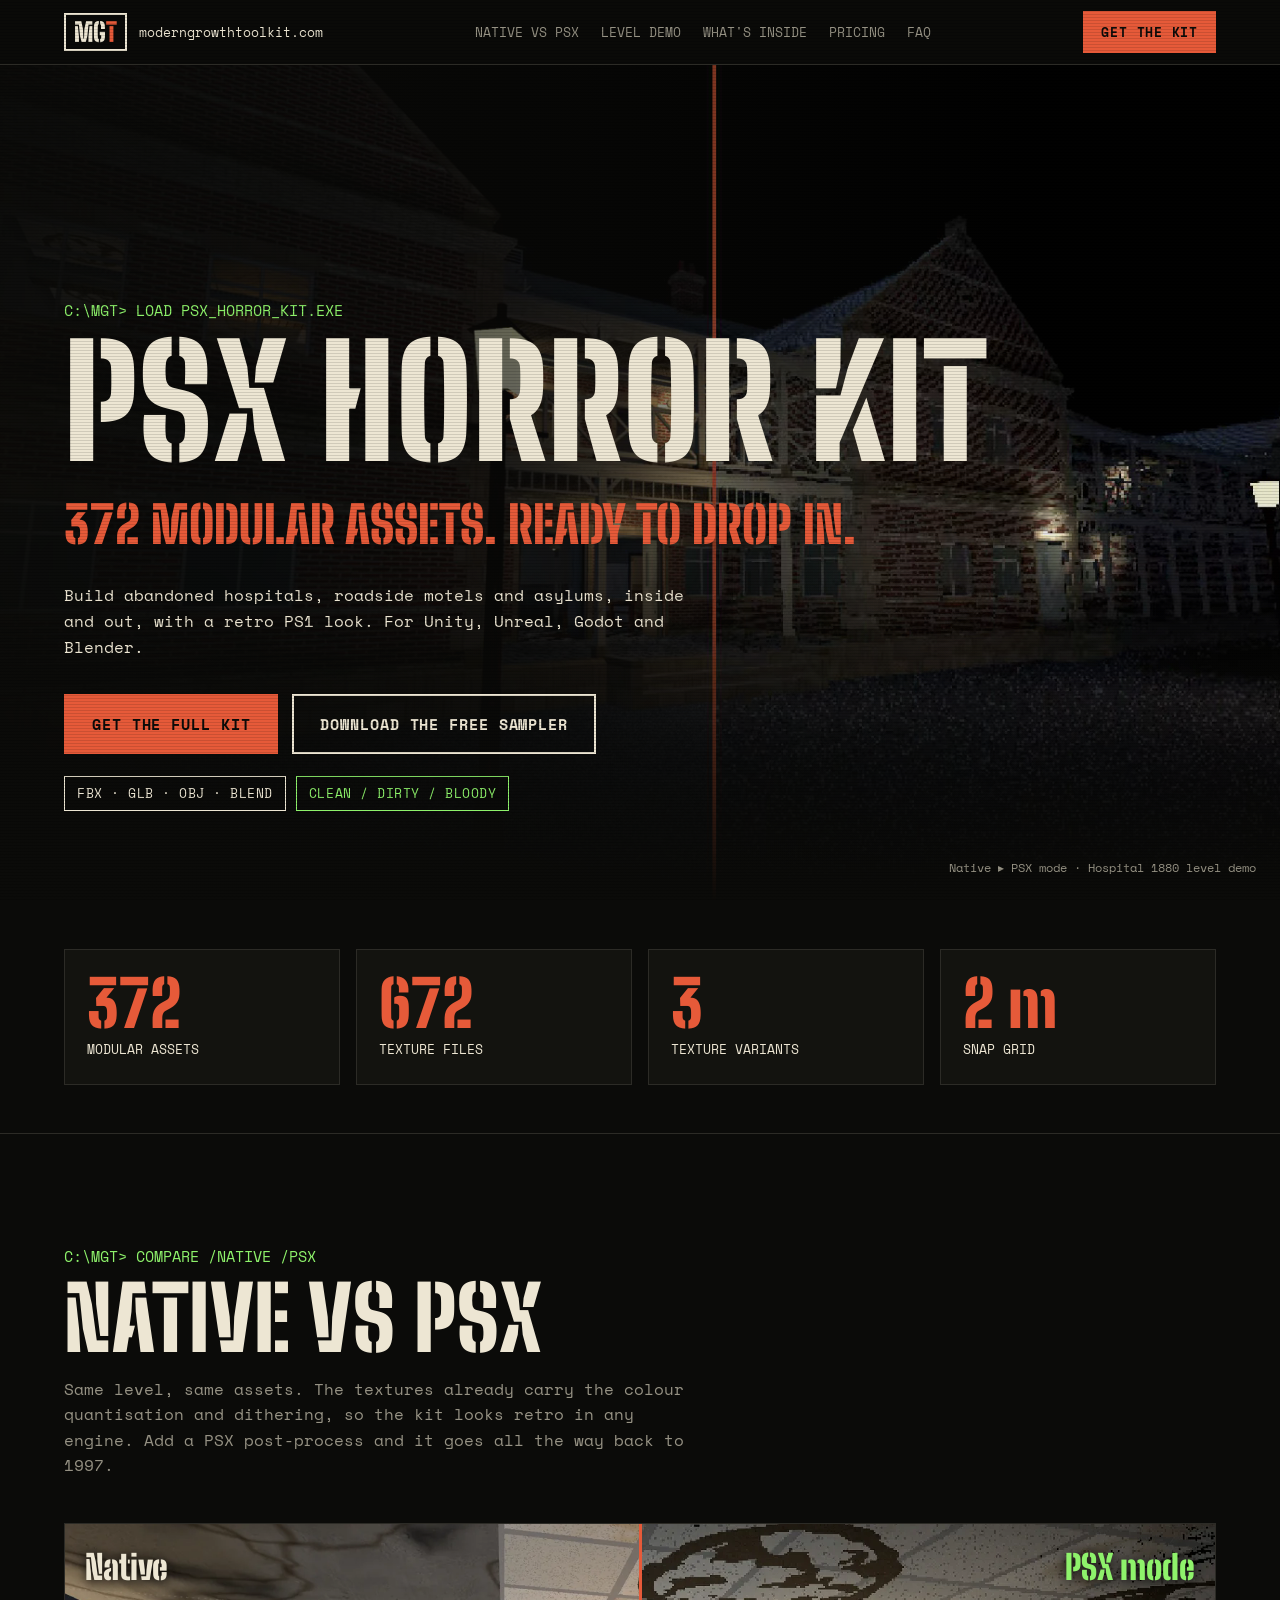
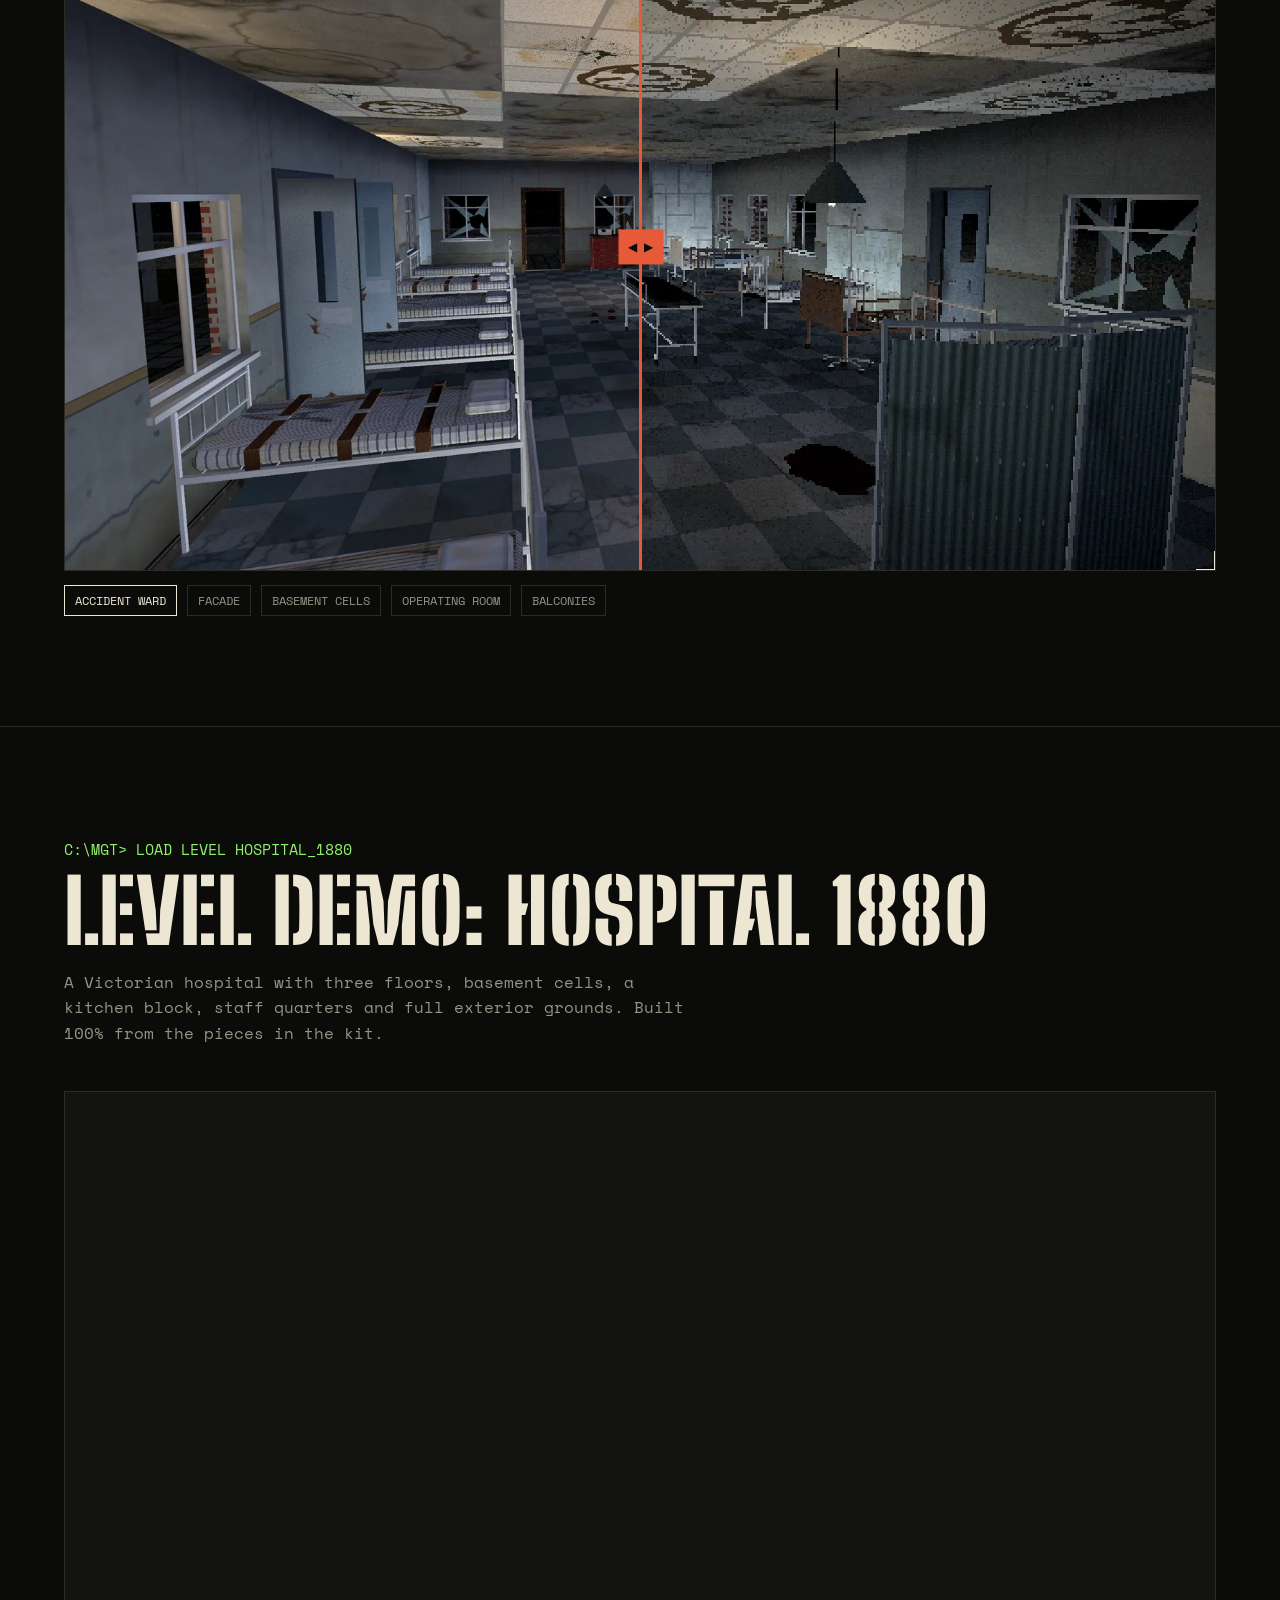
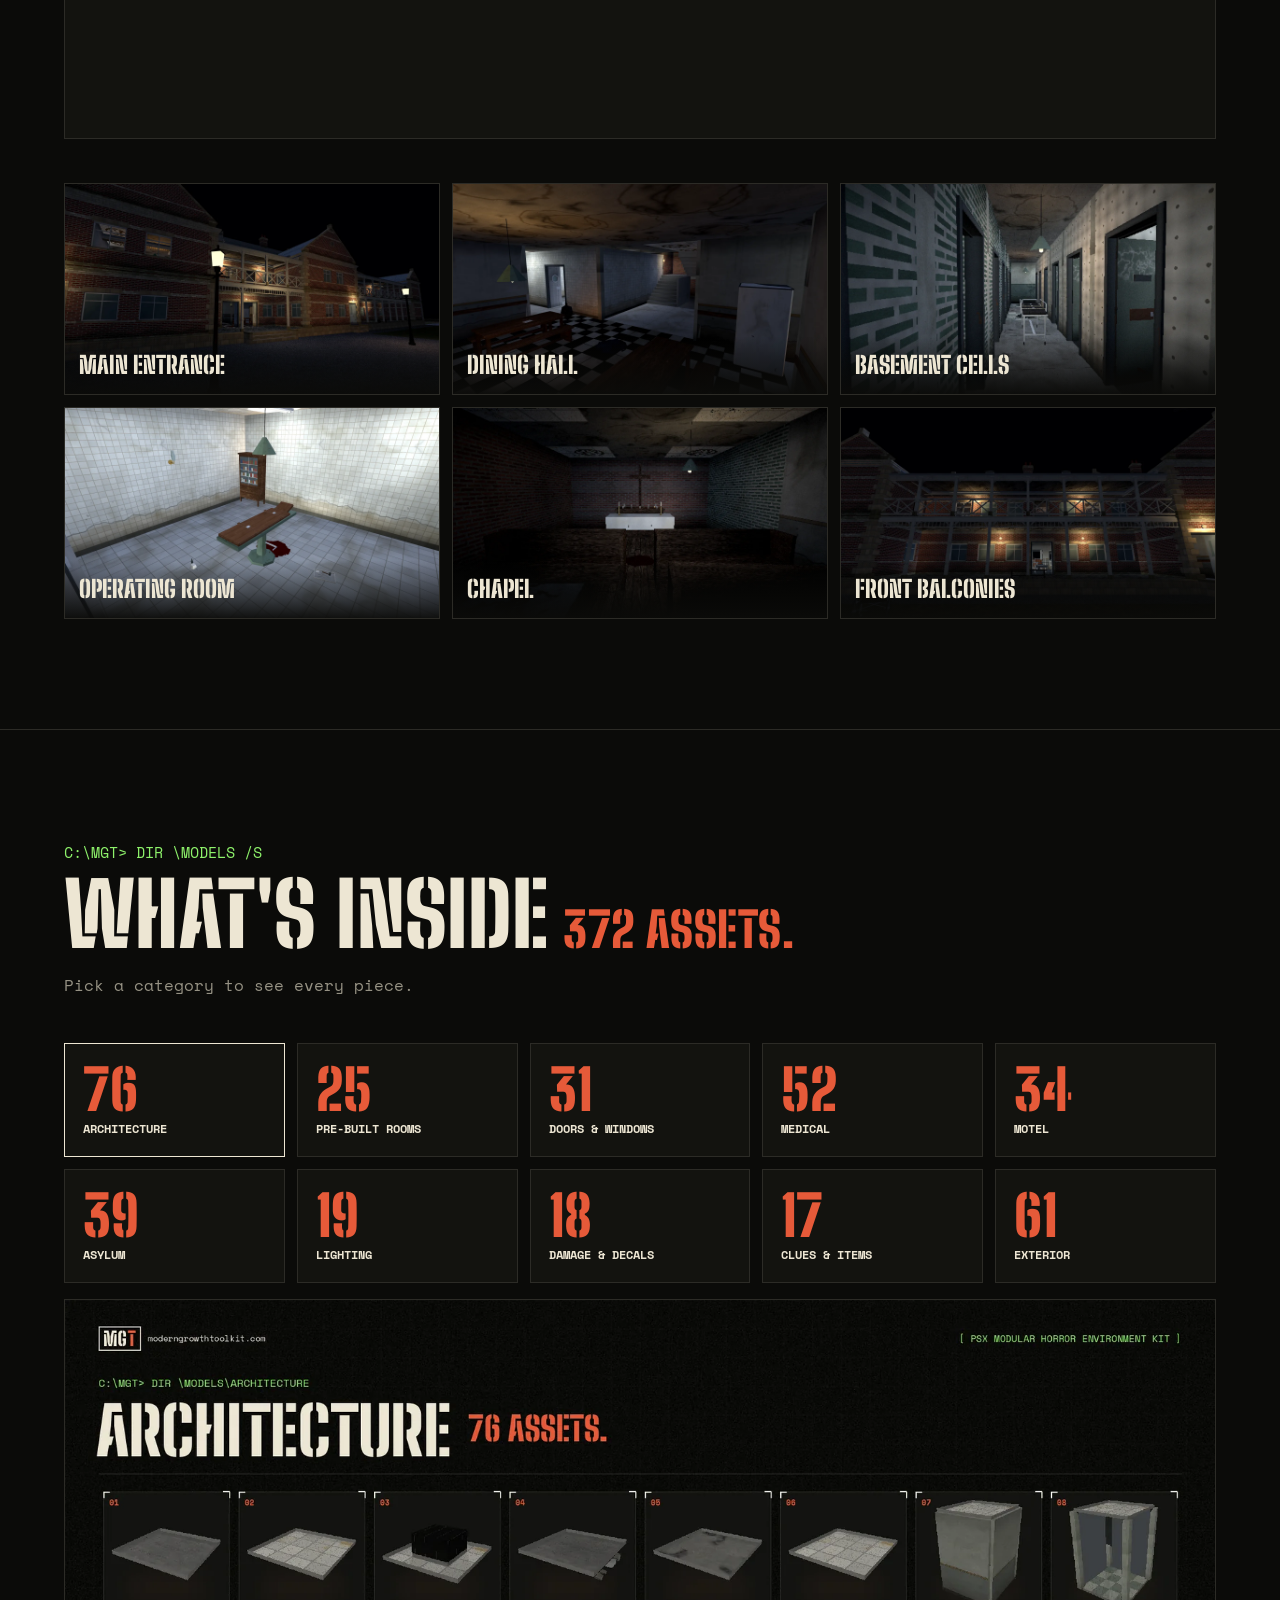
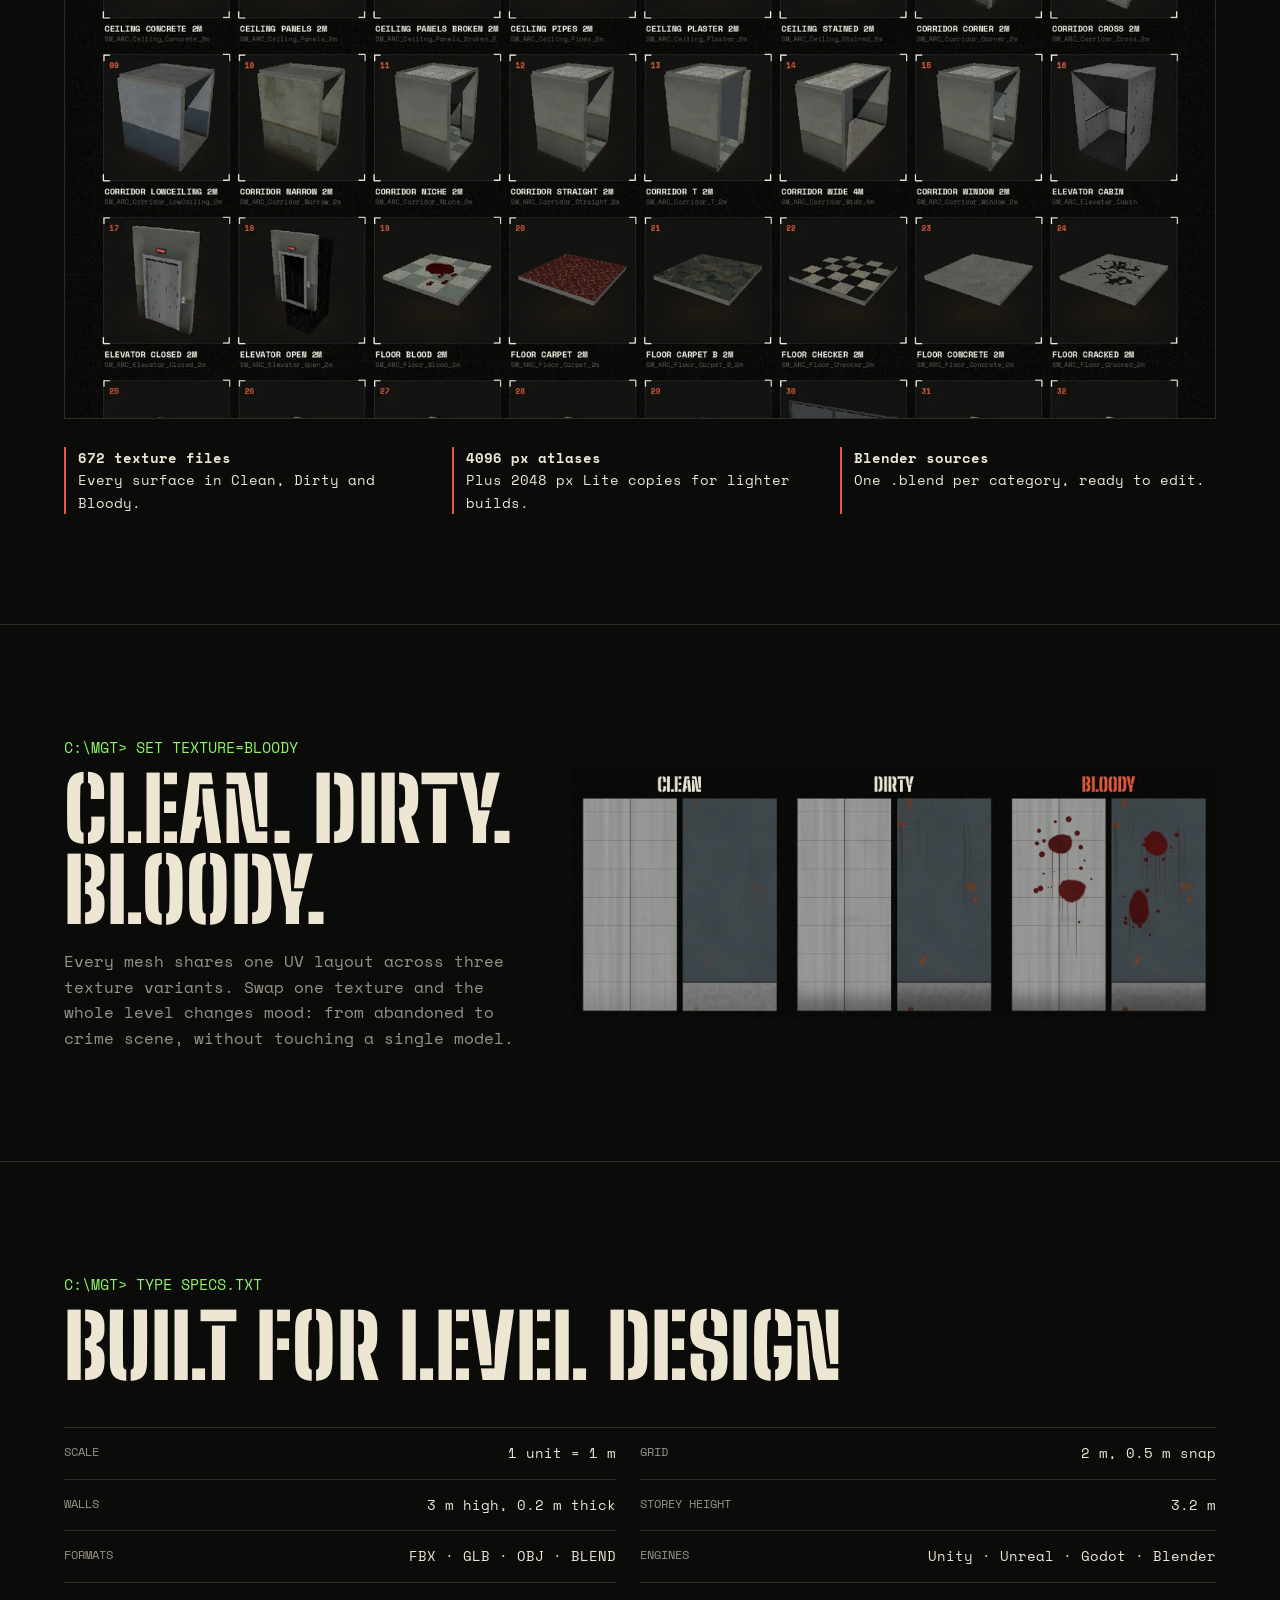
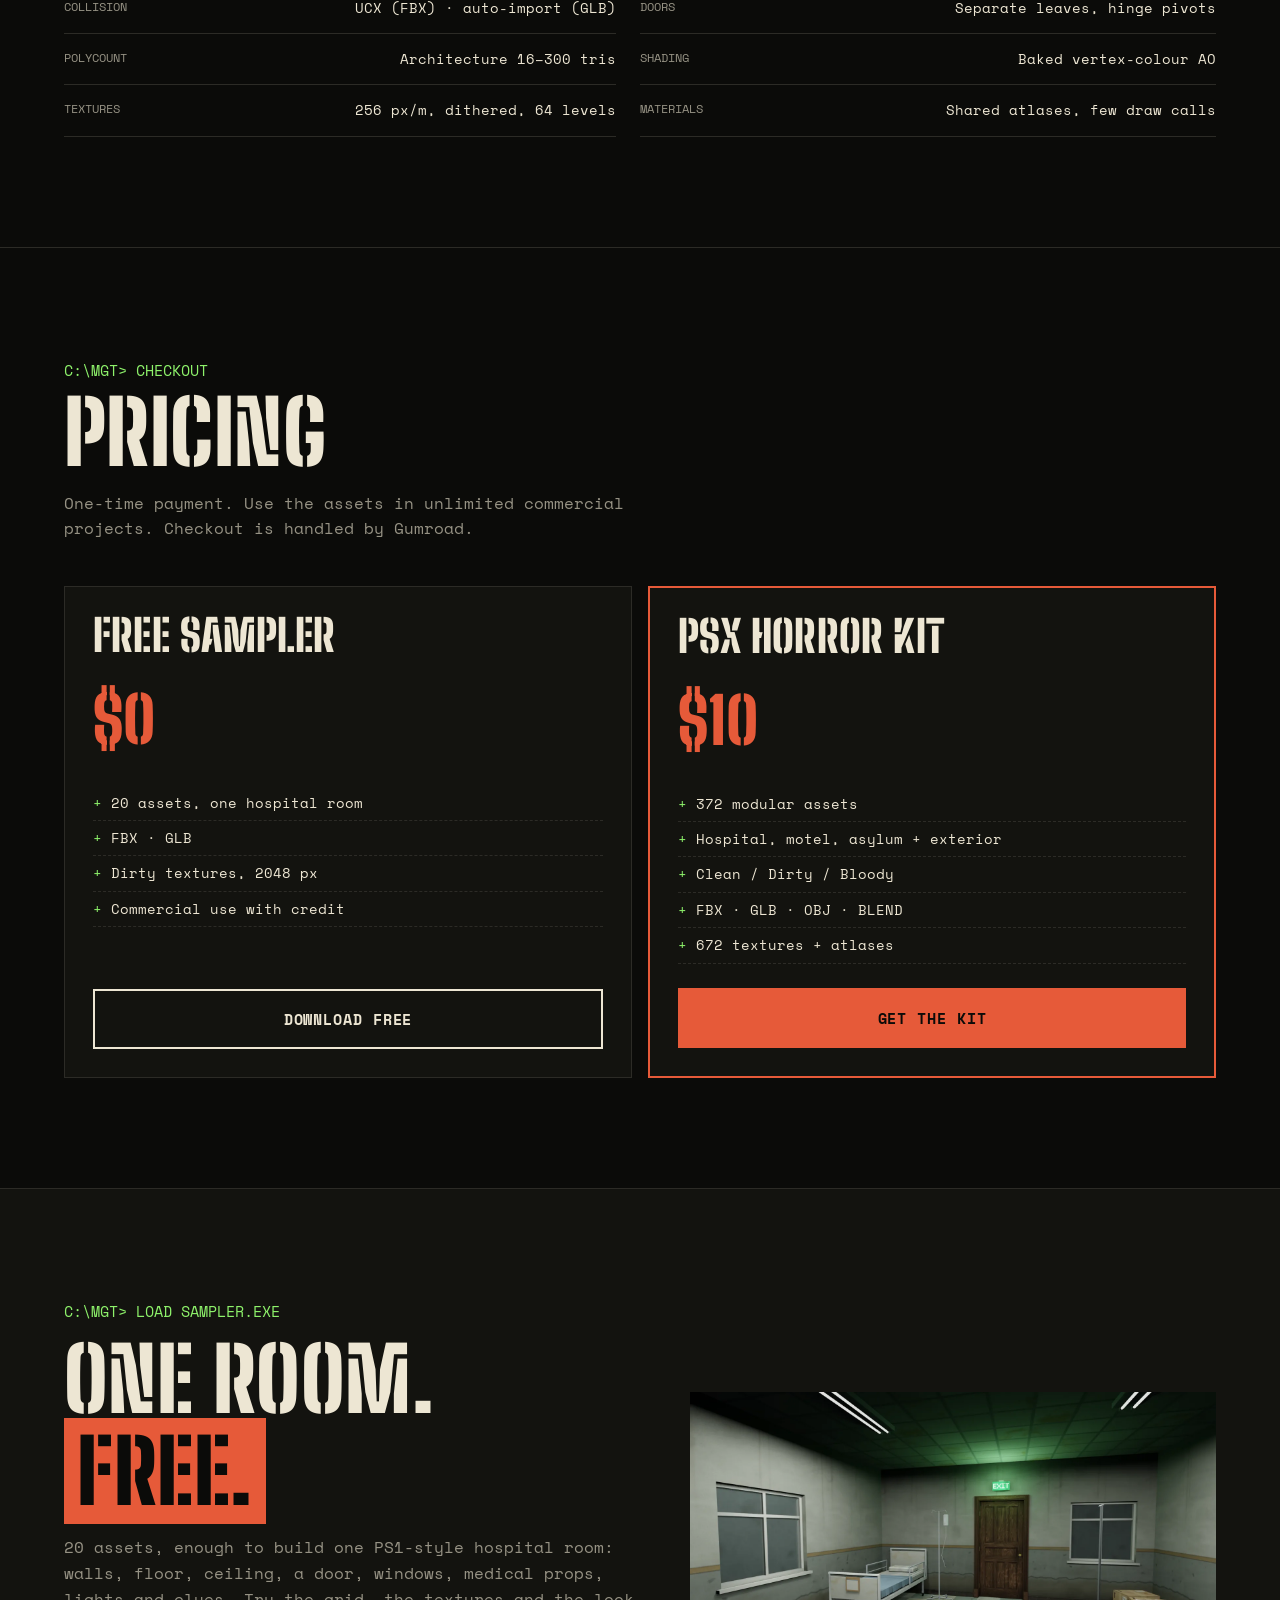
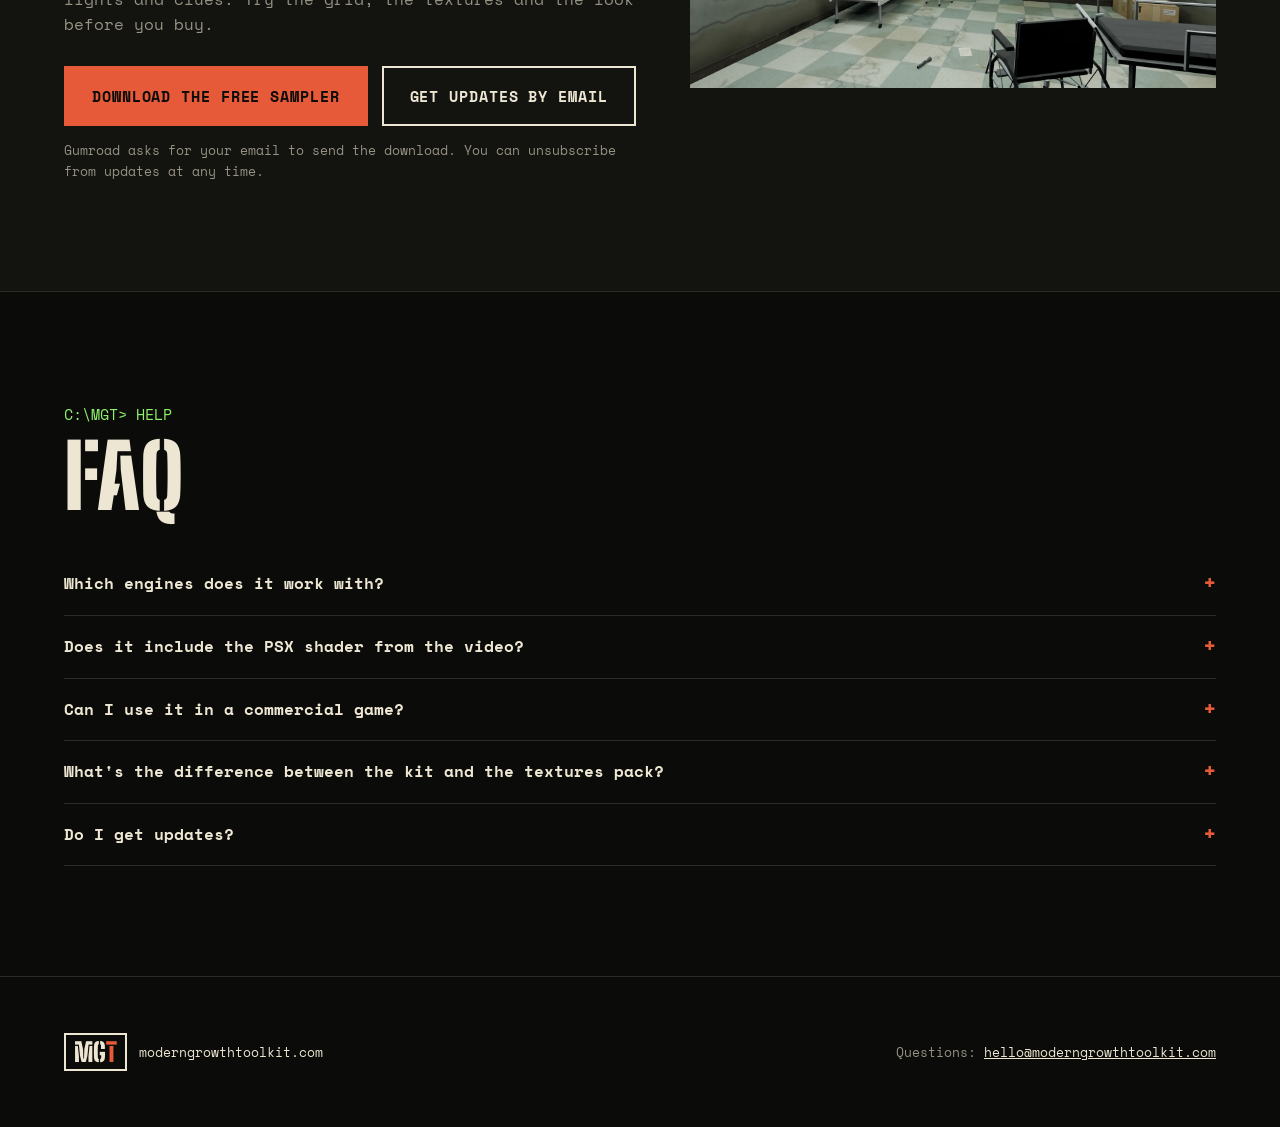
<file: index.html>
<!doctype html>
<html lang="en">
<head>
<meta charset="utf-8">
<meta name="viewport" content="width=device-width, initial-scale=1">
<title>PSX Horror Kit – Modular PS1-style horror assets for Unity, Unreal and Godot | MGT</title>
<meta name="description" content="372 modular PS1-style assets to build abandoned hospitals, motels and asylums, inside and out. FBX, GLB, OBJ and Blender. Clean, Dirty and Bloody textures. Free sampler available.">
<link rel="canonical" href="https://moderngrowthtoolkit.com/psx-horror-kit/">
<meta property="og:type" content="product">
<meta property="og:title" content="PSX Horror Kit – 372 modular PS1-style horror assets">
<meta property="og:description" content="Build abandoned hospitals, motels and asylums with a retro PS1 look. FBX · GLB · OBJ · BLEND. Free sampler available.">
<meta property="og:image" content="https://moderngrowthtoolkit.com/psx-horror-kit/og-image.png">
<meta property="og:url" content="https://moderngrowthtoolkit.com/psx-horror-kit/">
<meta name="twitter:card" content="summary_large_image">
<link rel="icon" href="favicon.ico" sizes="any">
<link rel="icon" type="image/png" href="favicon.png">
<link rel="apple-touch-icon" href="apple-touch-icon.png">
<style>
@font-face{font-family:"BSS";src:url(fonts/BigShouldersStencil-900.ttf) format("truetype");font-weight:900;font-display:swap}
@font-face{font-family:"SpaceMono";src:url(fonts/SpaceMono-Regular.ttf) format("truetype");font-weight:400;font-display:swap}
@font-face{font-family:"SpaceMono";src:url(fonts/SpaceMono-Bold.ttf) format("truetype");font-weight:700;font-display:swap}
:root{--bg:#0B0B09;--card:#13130F;--line:#2C2B26;--cream:#EDE6D3;--orange:#E65A39;--green:#8EF26B;--grey:#969284;--max:1200px}
*{box-sizing:border-box;margin:0;padding:0}
html{scroll-behavior:smooth}
body{background:var(--bg);color:var(--cream);font-family:"SpaceMono",ui-monospace,monospace;font-size:16px;line-height:1.6;-webkit-font-smoothing:antialiased}
body::after{content:"";position:fixed;inset:0;pointer-events:none;background:repeating-linear-gradient(0deg,rgba(0,0,0,.12) 0 1px,transparent 1px 3px);z-index:50}
a{color:inherit}
img,video{display:block;max-width:100%}
.wrap{max-width:var(--max);margin:0 auto;padding:0 24px}
h1,h2,h3{font-family:"BSS",Impact,sans-serif;font-weight:900;line-height:.92;letter-spacing:.005em;text-transform:uppercase}
h2{font-size:clamp(44px,7vw,88px)}
h2 .count{color:var(--orange);font-size:.55em;margin-left:.3em}
.prompt{color:var(--green);font-size:15px;margin-bottom:10px}
.prompt::before{content:"C:\\MGT> "}
.lead{color:var(--grey);max-width:640px;margin-top:18px}
section{padding:110px 0;border-top:1px solid var(--line)}
.chips{display:flex;flex-wrap:wrap;gap:10px;margin-top:22px}
.chip{border:1px solid var(--cream);padding:6px 12px;font-size:13px;text-transform:uppercase;letter-spacing:.04em}
.chip.g{border-color:var(--green);color:var(--green)}
.btn{display:inline-block;font-family:"SpaceMono";font-weight:700;text-transform:uppercase;letter-spacing:.06em;font-size:15px;padding:16px 26px;text-decoration:none;border:2px solid var(--orange);transition:transform .15s,background .15s}
.btn.primary{background:var(--orange);color:var(--bg)}
.btn.ghost{color:var(--cream);border-color:var(--cream)}
.btn:hover{transform:translateY(-2px)}
.btn:focus-visible{outline:3px solid var(--green);outline-offset:3px}
.ticks{position:relative}
.ticks::before,.ticks::after{content:"";position:absolute;width:18px;height:18px;border:2px solid var(--cream);pointer-events:none}
.ticks::before{top:-1px;left:-1px;border-right:0;border-bottom:0}
.ticks::after{bottom:-1px;right:-1px;border-left:0;border-top:0}

/* nav */
nav{position:sticky;top:0;z-index:40;background:rgba(11,11,9,.9);backdrop-filter:blur(6px);border-bottom:1px solid var(--line)}
nav .wrap{display:flex;align-items:center;justify-content:space-between;height:64px;gap:16px}
.logo{display:flex;align-items:center;gap:12px;text-decoration:none}
.logo b{font-family:"BSS";font-size:26px;border:2px solid var(--cream);padding:0 8px;line-height:34px}
.logo b i{font-style:normal;color:var(--orange)}
.logo span{font-size:13px}
nav ul{display:flex;gap:22px;list-style:none;font-size:13px;text-transform:uppercase}
nav ul a{text-decoration:none;color:var(--grey)}
nav ul a:hover{color:var(--cream)}
nav .btn{padding:9px 16px;font-size:13px}

/* hero */
.hero{position:relative;min-height:calc(100vh - 64px);display:flex;align-items:flex-end;overflow:hidden;border-top:0;padding:0}
.hero video{position:absolute;inset:0;width:100%;height:100%;object-fit:cover}
.hero::before{content:"";position:absolute;inset:0;background:linear-gradient(90deg,rgba(11,11,9,.92) 0%,rgba(11,11,9,.6) 45%,rgba(11,11,9,.1) 80%),linear-gradient(0deg,rgba(11,11,9,1) 0%,rgba(11,11,9,0) 40%);z-index:1}
.hero .wrap{position:relative;z-index:2;padding-bottom:90px;width:100%}
.hero h1{font-size:clamp(64px,12vw,170px)}
.hero .tag{color:var(--orange);font-size:clamp(28px,4vw,52px);font-family:"BSS";text-transform:uppercase;margin-top:10px}
.hero .cta{display:flex;flex-wrap:wrap;gap:14px;margin-top:34px}
.hero .labels{position:absolute;right:24px;bottom:24px;z-index:2;font-size:12px;color:var(--grey)}

/* stats */
.stats{display:grid;grid-template-columns:repeat(4,1fr);gap:16px;padding:48px 0}
.stat{border:1px solid var(--line);background:var(--card);padding:22px}
.stat b{display:block;font-family:"BSS";font-size:64px;line-height:1;color:var(--orange)}
.stat span{font-size:13px;text-transform:uppercase}

/* compare */
.compare{position:relative;margin-top:44px;aspect-ratio:16/9;overflow:hidden;border:1px solid var(--line);user-select:none;touch-action:pan-y}
.compare img{position:absolute;inset:0;width:100%;height:100%;object-fit:cover}
.compare .top{clip-path:inset(0 0 0 var(--pos,50%))}
.compare .top img{image-rendering:pixelated}
.compare .bar{position:absolute;top:0;bottom:0;left:var(--pos,50%);width:3px;background:var(--orange);transform:translateX(-1px)}
.compare .bar::after{content:"◀ ▶";position:absolute;top:50%;left:50%;transform:translate(-50%,-50%);background:var(--orange);color:var(--bg);font-size:12px;padding:8px 10px;white-space:nowrap}
.compare input{position:absolute;inset:0;width:100%;height:100%;opacity:0;cursor:ew-resize}
.compare .l,.compare .r{position:absolute;top:16px;font-family:"BSS";font-size:34px;text-shadow:0 2px 12px #000;z-index:2;pointer-events:none}
.compare .l{left:20px}.compare .r{right:20px;color:var(--green)}
.shots{display:flex;gap:10px;margin-top:14px;flex-wrap:wrap}
.shots button{font-family:"SpaceMono";font-size:12px;text-transform:uppercase;background:none;color:var(--grey);border:1px solid var(--line);padding:6px 10px;cursor:pointer}
.shots button[aria-pressed="true"]{color:var(--cream);border-color:var(--cream)}

/* gallery */
.gallery{display:grid;grid-template-columns:repeat(3,1fr);gap:12px;margin-top:44px}
.gallery figure{position:relative;overflow:hidden;border:1px solid var(--line)}
.gallery img{aspect-ratio:16/9;object-fit:cover;width:100%;transition:transform .4s}
.gallery figure:hover img{transform:scale(1.04)}
.gallery figcaption{position:absolute;left:0;right:0;bottom:0;padding:10px 14px;background:linear-gradient(0deg,rgba(11,11,9,.95),transparent);font-family:"BSS";font-size:24px;text-transform:uppercase}
.video{margin-top:44px;aspect-ratio:16/9;border:1px solid var(--line);background:var(--card);display:flex;align-items:center;justify-content:center;color:var(--grey);text-align:center;padding:24px}
.video iframe{width:100%;height:100%;border:0}

/* inside */
.cats{display:grid;grid-template-columns:repeat(5,1fr);gap:12px;margin-top:44px}
.cat{background:var(--card);border:1px solid var(--line);padding:18px;cursor:pointer;text-align:left;color:var(--cream);font-family:"SpaceMono"}
.cat b{display:block;font-family:"BSS";font-size:56px;line-height:1;color:var(--orange)}
.cat span{font-size:12px;font-weight:700;text-transform:uppercase}
.cat[aria-pressed="true"]{border-color:var(--cream)}
.sheet{margin-top:16px;border:1px solid var(--line);max-height:720px;overflow:auto}
.extras{margin-top:28px;display:grid;grid-template-columns:repeat(3,1fr);gap:12px;font-size:14px}
.extras div{border-left:2px solid var(--orange);padding-left:12px}

/* variants */
.split{display:grid;grid-template-columns:1fr 1.4fr;gap:48px;align-items:center}

/* specs */
.specs{display:grid;grid-template-columns:repeat(2,1fr);gap:0;margin-top:40px;border-top:1px solid var(--line)}
.specs div{display:flex;justify-content:space-between;gap:16px;padding:14px 0;border-bottom:1px solid var(--line);font-size:14px}
.specs div:nth-child(odd){margin-right:24px}
.specs dt{color:var(--grey);text-transform:uppercase;font-size:12px}
.specs dd{text-align:right}

/* pricing */
.prices{display:grid;grid-template-columns:repeat(2,1fr);gap:16px;margin-top:44px;align-items:stretch}
.price{background:var(--card);border:1px solid var(--line);padding:28px;display:flex;flex-direction:column}
.price.best{border:2px solid var(--orange)}
.price .badge{align-self:flex-start;background:var(--orange);color:var(--bg);font-size:12px;font-weight:700;padding:3px 10px;margin-bottom:14px;text-transform:uppercase}
.price h3{font-size:44px}
.price .amt{font-family:"BSS";font-size:64px;color:var(--orange);margin:14px 0}
.price ul{list-style:none;font-size:14px;margin-bottom:24px;flex:1}
.price li{padding:6px 0;border-bottom:1px dashed var(--line)}
.price li::before{content:"+ ";color:var(--green)}
.price .btn{text-align:center}

/* free */
.free{background:var(--card)}
.free .split{grid-template-columns:1.1fr 1fr}
.free h2{line-height:1.05}
.free h2 em{font-style:normal;background:var(--orange);color:var(--bg);padding:0 .15em}
.note{font-size:13px;color:var(--grey);margin-top:14px}

/* faq */
details{border-bottom:1px solid var(--line);padding:18px 0}
summary{cursor:pointer;font-weight:700;list-style:none;display:flex;justify-content:space-between;gap:16px}
summary::after{content:"+";color:var(--orange);font-size:22px;line-height:1}
details[open] summary::after{content:"–"}
details p{color:var(--grey);margin-top:10px;max-width:760px}
.faq{margin-top:36px}

footer{border-top:1px solid var(--line);padding:56px 0;font-size:13px;color:var(--grey)}
footer .wrap{display:flex;justify-content:space-between;flex-wrap:wrap;gap:20px;align-items:center}
footer a{color:var(--cream)}

@media (max-width:900px){
  nav ul{display:none}
  .stats{grid-template-columns:repeat(2,1fr)}
  .gallery{grid-template-columns:repeat(2,1fr)}
  .cats{grid-template-columns:repeat(2,1fr)}
  .extras,.prices,.split,.free .split,.specs{grid-template-columns:1fr}
  .specs div:nth-child(odd){margin-right:0}
  section{padding:80px 0}
}
@media (max-width:520px){
  .wrap{padding:0 16px}
  .gallery{grid-template-columns:1fr}
  .logo span{display:none}
  .hero .labels{display:none}
}
@media (prefers-reduced-motion:reduce){.hero video{display:none}.hero{background:url(video/hero_poster.webp) center/cover}}
</style>
</head>
<body>

<nav>
  <div class="wrap">
    <a class="logo" href="#top" aria-label="MGT home"><b>MG<i>T</i></b><span>moderngrowthtoolkit.com</span></a>
    <ul>
      <li><a href="#compare">Native vs PSX</a></li>
      <li><a href="#demo">Level demo</a></li>
      <li><a href="#inside">What's inside</a></li>
      <li><a href="#pricing">Pricing</a></li>
      <li><a href="#faq">FAQ</a></li>
    </ul>
    <a class="btn primary" data-link="kit" href="#pricing">Get the kit</a>
  </div>
</nav>

<header class="hero" id="top">
  <video autoplay muted loop playsinline poster="video/hero_poster.webp" aria-hidden="true">
    <source src="video/hero_loop.webm" type="video/webm">
    <source src="video/hero_loop.mp4" type="video/mp4">
  </video>
  <div class="wrap">
    <p class="prompt">LOAD PSX_HORROR_KIT.EXE</p>
    <h1>PSX Horror Kit</h1>
    <p class="tag">372 modular assets. Ready to drop in.</p>
    <p class="lead" style="color:var(--cream)">Build abandoned hospitals, roadside motels and asylums, inside and out, with a retro PS1 look. For Unity, Unreal, Godot and Blender.</p>
    <div class="cta">
      <a class="btn primary" data-link="kit" href="#pricing">Get the full kit</a>
      <a class="btn ghost" data-link="free" href="#free">Download the free sampler</a>
    </div>
    <div class="chips">
      <span class="chip">FBX · GLB · OBJ · BLEND</span>
      <span class="chip g">Clean / Dirty / Bloody</span>
    </div>
  </div>
  <p class="labels">Native ▸ PSX mode · Hospital 1880 level demo</p>
</header>

<div class="wrap">
  <div class="stats">
    <div class="stat"><b>372</b><span>Modular assets</span></div>
    <div class="stat"><b>672</b><span>Texture files</span></div>
    <div class="stat"><b>3</b><span>Texture variants</span></div>
    <div class="stat"><b>2 m</b><span>Snap grid</span></div>
  </div>
</div>

<section id="compare">
  <div class="wrap">
    <p class="prompt">COMPARE /NATIVE /PSX</p>
    <h2>Native vs PSX</h2>
    <p class="lead">Same level, same assets. The textures already carry the colour quantisation and dithering, so the kit looks retro in any engine. Add a PSX post-process and it goes all the way back to 1997.</p>
    <div class="compare ticks" id="cmp">
      <img id="cmpA" src="img/native_09_accident_ward.webp" alt="Accident ward, rendered natively" loading="lazy">
      <div class="top" style="position:absolute;inset:0"><img id="cmpB" src="img/psx_09_accident_ward.webp" alt="Accident ward with PSX mode" loading="lazy"></div>
      <span class="l">Native</span><span class="r">PSX mode</span>
      <div class="bar"></div>
      <input type="range" min="0" max="100" value="50" aria-label="Drag to compare native and PSX mode">
    </div>
    <div class="shots" id="shots">
      <button aria-pressed="true" data-s="09_accident_ward">Accident ward</button>
      <button aria-pressed="false" data-s="01_facade_entrance">Facade</button>
      <button aria-pressed="false" data-s="12_basement_cells">Basement cells</button>
      <button aria-pressed="false" data-s="10_operating_room">Operating room</button>
      <button aria-pressed="false" data-s="18_front_balconies">Balconies</button>
    </div>
  </div>
</section>

<section id="demo">
  <div class="wrap">
    <p class="prompt">LOAD LEVEL HOSPITAL_1880</p>
    <h2>Level demo: Hospital 1880</h2>
    <p class="lead">A Victorian hospital with three floors, basement cells, a kitchen block, staff quarters and full exterior grounds. Built 100% from the pieces in the kit.</p>
    <div class="video" id="video"><iframe width="560" height="315" src="https://www.youtube.com/embed/Oq223iVr0n0?si=2Xs1JLcQzNBCzHFq" title="YouTube video player" frameborder="0" allow="accelerometer; autoplay; clipboard-write; encrypted-media; gyroscope; picture-in-picture; web-share" referrerpolicy="strict-origin-when-cross-origin" allowfullscreen></iframe></div>
    <div class="gallery">
      <figure><img src="img/native_01_facade_entrance.webp" alt="Hospital facade at night" loading="lazy"><figcaption>Main entrance</figcaption></figure>
      <figure><img src="img/native_08_dining_hall.webp" alt="Dining hall" loading="lazy"><figcaption>Dining hall</figcaption></figure>
      <figure><img src="img/psx_12_basement_cells.webp" alt="Basement cells in PSX mode" loading="lazy"><figcaption>Basement cells</figcaption></figure>
      <figure><img src="img/native_10_operating_room.webp" alt="Operating room" loading="lazy"><figcaption>Operating room</figcaption></figure>
      <figure><img src="img/psx_14_chapel.webp" alt="Chapel in PSX mode" loading="lazy"><figcaption>Chapel</figcaption></figure>
      <figure><img src="img/native_18_front_balconies.webp" alt="Front balconies" loading="lazy"><figcaption>Front balconies</figcaption></figure>
    </div>
  </div>
</section>

<section id="inside">
  <div class="wrap">
    <p class="prompt">DIR \MODELS /S</p>
    <h2>What's inside<span class="count">372 assets.</span></h2>
    <p class="lead">Pick a category to see every piece.</p>
    <div class="cats" id="cats">
      <button class="cat" aria-pressed="true" data-sheet="20_sheet_architecture"><b>76</b><span>Architecture</span></button>
      <button class="cat" aria-pressed="false" data-sheet="28_sheet_rooms"><b>25</b><span>Pre-built rooms</span></button>
      <button class="cat" aria-pressed="false" data-sheet="21_sheet_doors"><b>31</b><span>Doors &amp; windows</span></button>
      <button class="cat" aria-pressed="false" data-sheet="22_sheet_medical"><b>52</b><span>Medical</span></button>
      <button class="cat" aria-pressed="false" data-sheet="23_sheet_motel"><b>34</b><span>Motel</span></button>
      <button class="cat" aria-pressed="false" data-sheet="24_sheet_asylum"><b>39</b><span>Asylum</span></button>
      <button class="cat" aria-pressed="false" data-sheet="25_sheet_lighting"><b>19</b><span>Lighting</span></button>
      <button class="cat" aria-pressed="false" data-sheet="29_sheet_damage"><b>18</b><span>Damage &amp; decals</span></button>
      <button class="cat" aria-pressed="false" data-sheet="26_sheet_clues"><b>17</b><span>Clues &amp; items</span></button>
      <button class="cat" aria-pressed="false" data-sheet="27_sheet_exterior"><b>61</b><span>Exterior</span></button>
    </div>
    <div class="sheet"><img id="sheet" src="img/20_sheet_architecture.webp" alt="All architecture pieces" loading="lazy"></div>
    <div class="extras">
      <div><b>672 texture files</b><br>Every surface in Clean, Dirty and Bloody.</div>
      <div><b>4096 px atlases</b><br>Plus 2048 px Lite copies for lighter builds.</div>
      <div><b>Blender sources</b><br>One .blend per category, ready to edit.</div>
    </div>
  </div>
</section>

<section id="variants">
  <div class="wrap split">
    <div>
      <p class="prompt">SET TEXTURE=BLOODY</p>
      <h2>Clean. Dirty. Bloody.</h2>
      <p class="lead">Every mesh shares one UV layout across three texture variants. Swap one texture and the whole level changes mood: from abandoned to crime scene, without touching a single model.</p>
    </div>
    <img src="img/variants.webp" alt="The same doors in Clean, Dirty and Bloody variants" loading="lazy" class="ticks">
  </div>
</section>

<section id="specs">
  <div class="wrap">
    <p class="prompt">TYPE SPECS.TXT</p>
    <h2>Built for level design</h2>
    <dl class="specs">
      <div><dt>Scale</dt><dd>1 unit = 1 m</dd></div>
      <div><dt>Grid</dt><dd>2 m, 0.5 m snap</dd></div>
      <div><dt>Walls</dt><dd>3 m high, 0.2 m thick</dd></div>
      <div><dt>Storey height</dt><dd>3.2 m</dd></div>
      <div><dt>Formats</dt><dd>FBX · GLB · OBJ · BLEND</dd></div>
      <div><dt>Engines</dt><dd>Unity · Unreal · Godot · Blender</dd></div>
      <div><dt>Collision</dt><dd>UCX (FBX) · auto-import (GLB)</dd></div>
      <div><dt>Doors</dt><dd>Separate leaves, hinge pivots</dd></div>
      <div><dt>Polycount</dt><dd>Architecture 16–300 tris</dd></div>
      <div><dt>Shading</dt><dd>Baked vertex-colour AO</dd></div>
      <div><dt>Textures</dt><dd>256 px/m, dithered, 64 levels</dd></div>
      <div><dt>Materials</dt><dd>Shared atlases, few draw calls</dd></div>
    </dl>
  </div>
</section>

<section id="pricing">
  <div class="wrap">
    <p class="prompt">CHECKOUT</p>
    <h2>Pricing</h2>
    <p class="lead">One-time payment. Use the assets in unlimited commercial projects. Checkout is handled by Gumroad.</p>
    <div class="prices">
      <div class="price">
        <h3>Free sampler</h3>
        <div class="amt">$0</div>
        <ul><li>20 assets, one hospital room</li><li>FBX · GLB</li><li>Dirty textures, 2048 px</li><li>Commercial use with credit</li></ul>
        <a class="btn ghost" href="https://moderngrowthtoolkit.gumroad.com/l/psx-horror-kit-free" target="_blank">Download free</a>
      </div>
      <div class="price best">
        <h3>PSX Horror Kit</h3>
        <div class="amt">$10</div>
        <ul><li>372 modular assets</li><li>Hospital, motel, asylum + exterior</li><li>Clean / Dirty / Bloody</li><li>FBX · GLB · OBJ · BLEND</li><li>672 textures + atlases</li></ul>
        <a class="btn primary" href="https://moderngrowthtoolkit.gumroad.com/l/psx-horror-kit" target="_blank">Get the kit</a>
      </div>      
    </div>
  </div>
</section>

<section id="free" class="free">
  <div class="wrap split">
    <div>
      <p class="prompt">LOAD SAMPLER.EXE</p>
      <h2>One room. <em>Free.</em></h2>
      <p class="lead">20 assets, enough to build one PS1-style hospital room: walls, floor, ceiling, a door, windows, medical props, lights and clues. Try the grid, the textures and the look before you buy.</p>
      <div class="cta" style="display:flex;gap:14px;flex-wrap:wrap;margin-top:28px">
        <a class="btn primary" data-link="free" href="#">Download the free sampler</a>
        <a class="btn ghost" data-link="subscribe" href="#">Get updates by email</a>
      </div>
      <p class="note">Gumroad asks for your email to send the download. You can unsubscribe from updates at any time.</p>
    </div>
    <img src="img/free_room.webp" alt="A hospital room built only with the free sampler" loading="lazy" class="ticks">
  </div>
</section>

<section id="faq">
  <div class="wrap">
    <p class="prompt">HELP</p>
    <h2>FAQ</h2>
    <div class="faq">
      <details><summary>Which engines does it work with?</summary><p>Any engine that imports FBX, GLB or OBJ. The README includes quick-start steps for Unity, Unreal, Godot and Blender.</p></details>
      <details><summary>Does it include the PSX shader from the video?</summary><p>No. The PS1 look of the textures (quantised colours and ordered dithering) works in any engine. The low-resolution post-process shown on the right side of the video is an engine-side effect you can add with any PSX shader.</p></details>
      <details><summary>Can I use it in a commercial game?</summary><p>Yes, in unlimited commercial and non-commercial projects. You can't resell or redistribute the assets themselves as an asset pack. No credits needed.</p></details>
      <details><summary>What's the difference between the kit and the textures pack?</summary><p>The kit includes the 372 models plus all the textures. The textures pack is only the textures, for people who build their own geometry.</p></details>
      <details><summary>Do I get updates?</summary><p>Yes. Updates to version 1 are free for everyone who bought the kit. Gumroad will email you when a new version is available.</p></details>
     </div>
  </div>
</section>

<footer>
  <div class="wrap">
    <a class="logo" href="#top"><b>MG<i>T</i></b><span>moderngrowthtoolkit.com</span></a>
    <span>Questions: <a href="mailto:hello@moderngrowthtoolkit.com">hello@moderngrowthtoolkit.com</a></span>
  </div>
</footer>

<script>
/* ===== CONFIG: completá estos enlaces (ver README_WEB.md) ===== */
const LINKS = {
  kit:       "https://moderngrowthtoolkit.gumroad.com/l/psx-horror-kit",
  free:      "https://moderngrowthtoolkit.gumroad.com/l/psx-horror-kit-free",
  subscribe: "https://moderngrowthtoolkit.gumroad.com/subscribe"
};
const UTM = "utm_source=website&utm_medium=landing&utm_campaign=psx-horror-kit";
/* =============================================================== */
document.querySelectorAll("[data-link]").forEach(a => {
  const url = LINKS[a.dataset.link];
  if (!url || url.includes("moderngrowthtoolkit")) return;
  a.href = url + (url.includes("?") ? "&" : "?") + UTM;
  if (a.dataset.link !== "subscribe") a.rel = "noopener";
});

const cmp = document.getElementById("cmp");
cmp.querySelector("input").addEventListener("input", e => cmp.style.setProperty("--pos", e.target.value + "%"));
document.getElementById("shots").addEventListener("click", e => {
  const b = e.target.closest("button"); if (!b) return;
  document.getElementById("cmpA").src = "img/native_" + b.dataset.s + ".webp";
  document.getElementById("cmpB").src = "img/psx_" + b.dataset.s + ".webp";
  document.querySelectorAll("#shots button").forEach(x => x.setAttribute("aria-pressed", x === b));
});
document.getElementById("cats").addEventListener("click", e => {
  const b = e.target.closest("button"); if (!b) return;
  const img = document.getElementById("sheet");
  img.src = "img/" + b.dataset.sheet + ".webp";
  img.alt = "All " + b.querySelector("span").textContent + " pieces";
  document.querySelectorAll("#cats button").forEach(x => x.setAttribute("aria-pressed", x === b));
});
</script>
</body>
</html>
</file>
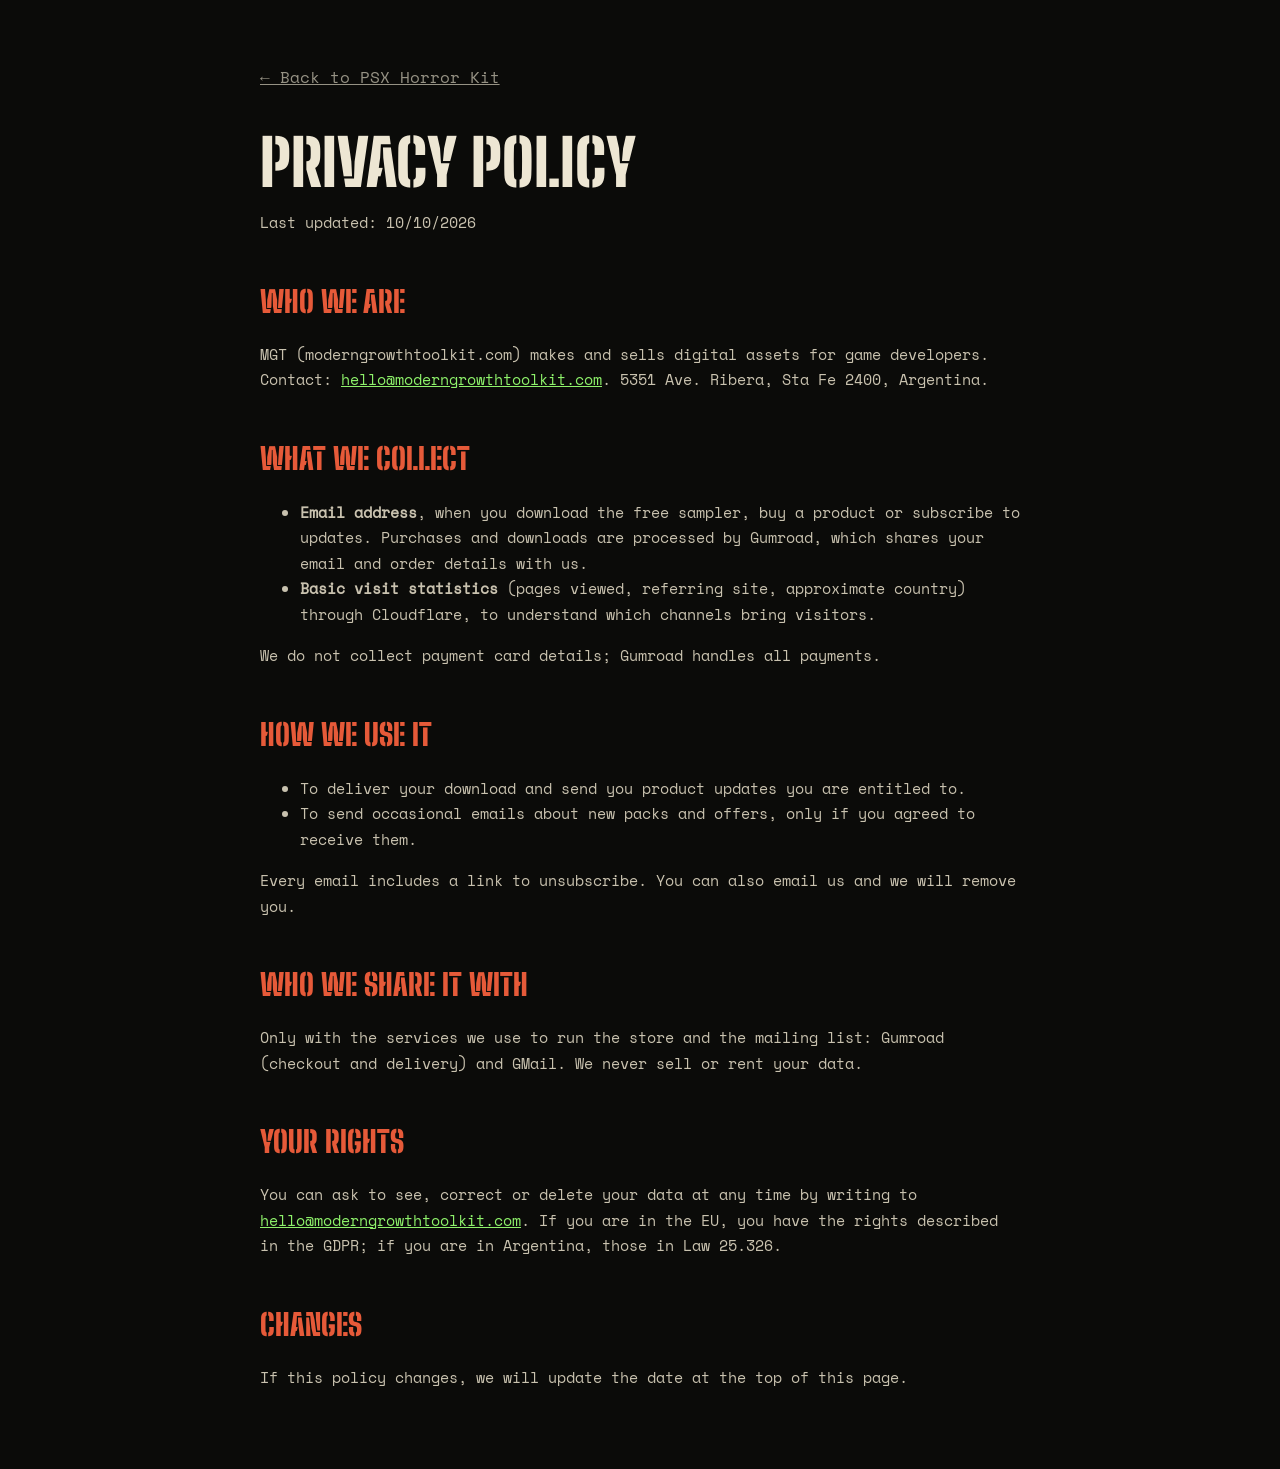
<file: privacy.html>
<!doctype html>
<html lang="en">
<head>
<meta charset="utf-8">
<meta name="viewport" content="width=device-width, initial-scale=1">
<title>Privacy Policy | MGT</title>
<meta name="robots" content="noindex">
<link rel="icon" type="image/png" href="favicon.png">
<style>
@font-face{font-family:"BSS";src:url(fonts/BigShouldersStencil-900.ttf) format("truetype");font-weight:900}
@font-face{font-family:"SpaceMono";src:url(fonts/SpaceMono-Regular.ttf) format("truetype")}
body{background:#0B0B09;color:#EDE6D3;font-family:"SpaceMono",monospace;line-height:1.7;margin:0}
main{max-width:760px;margin:0 auto;padding:64px 24px}
h1{font-family:"BSS",sans-serif;font-size:64px;line-height:1;text-transform:uppercase;margin:0 0 8px}
h2{font-family:"BSS",sans-serif;font-size:30px;text-transform:uppercase;margin:40px 0 8px;color:#E65A39}
p,li{color:#C9C2AF;font-size:15px}
a{color:#8EF26B}
.back{display:inline-block;margin-bottom:40px;color:#969284}
</style>
</head>
<body>
<main>
<a class="back" href="./">← Back to PSX Horror Kit</a>
<h1>Privacy Policy</h1>
<p>Last updated: 10/10/2026</p>

<h2>Who we are</h2>
<p>MGT (moderngrowthtoolkit.com) makes and sells digital assets for game developers. Contact: <a href="mailto:hello@moderngrowthtoolkit.com">hello@moderngrowthtoolkit.com</a>. 5351 Ave. Ribera, Sta Fe 2400, Argentina.</p>

<h2>What we collect</h2>
<ul>
<li><b>Email address</b>, when you download the free sampler, buy a product or subscribe to updates. Purchases and downloads are processed by Gumroad, which shares your email and order details with us.</li>
<li><b>Basic visit statistics</b> (pages viewed, referring site, approximate country) through Cloudflare, to understand which channels bring visitors.</li>
</ul>
<p>We do not collect payment card details; Gumroad handles all payments.</p>

<h2>How we use it</h2>
<ul>
<li>To deliver your download and send you product updates you are entitled to.</li>
<li>To send occasional emails about new packs and offers, only if you agreed to receive them.</li>
</ul>
<p>Every email includes a link to unsubscribe. You can also email us and we will remove you.</p>

<h2>Who we share it with</h2>
<p>Only with the services we use to run the store and the mailing list: Gumroad (checkout and delivery) and GMail. We never sell or rent your data.</p>

<h2>Your rights</h2>
<p>You can ask to see, correct or delete your data at any time by writing to <a href="mailto:hello@moderngrowthtoolkit.com">hello@moderngrowthtoolkit.com</a>. If you are in the EU, you have the rights described in the GDPR; if you are in Argentina, those in Law 25.326.</p>

<h2>Changes</h2>
<p>If this policy changes, we will update the date at the top of this page.</p>
</main>
</body>
</html>
</file>
